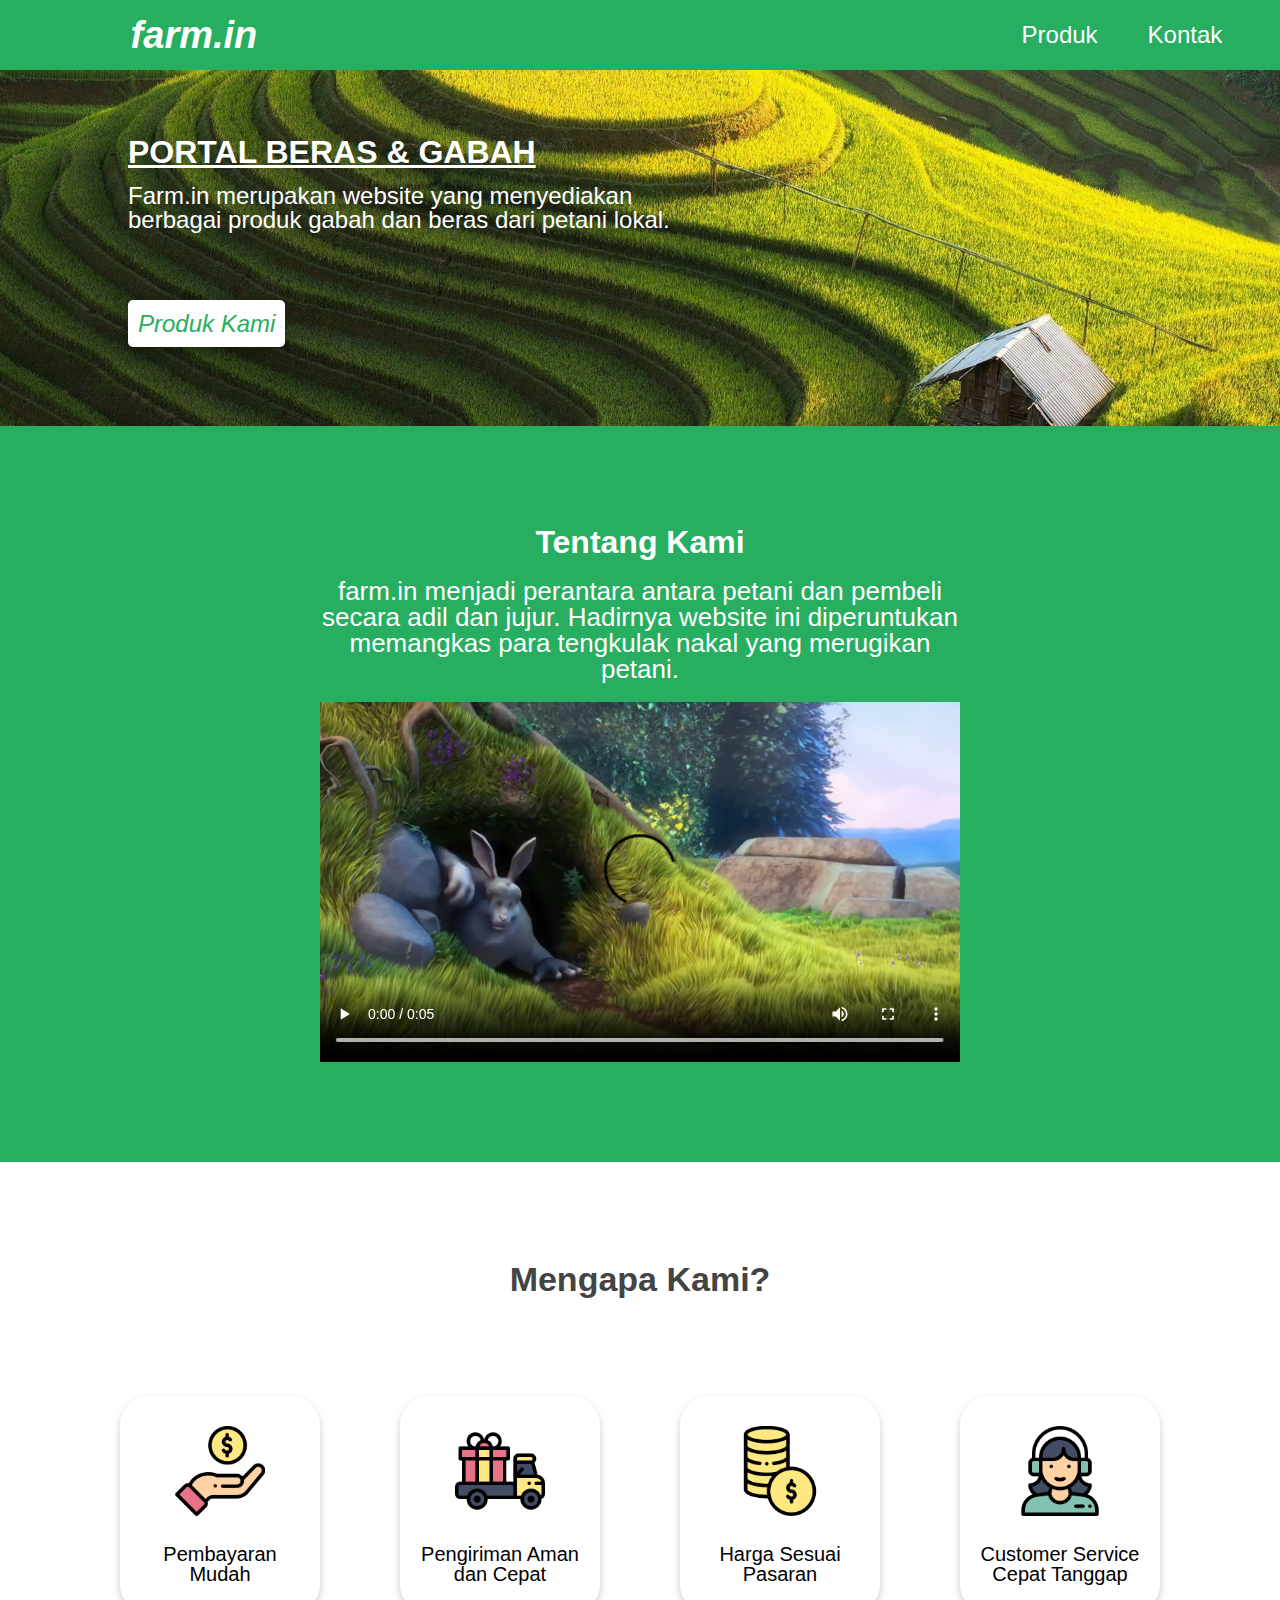
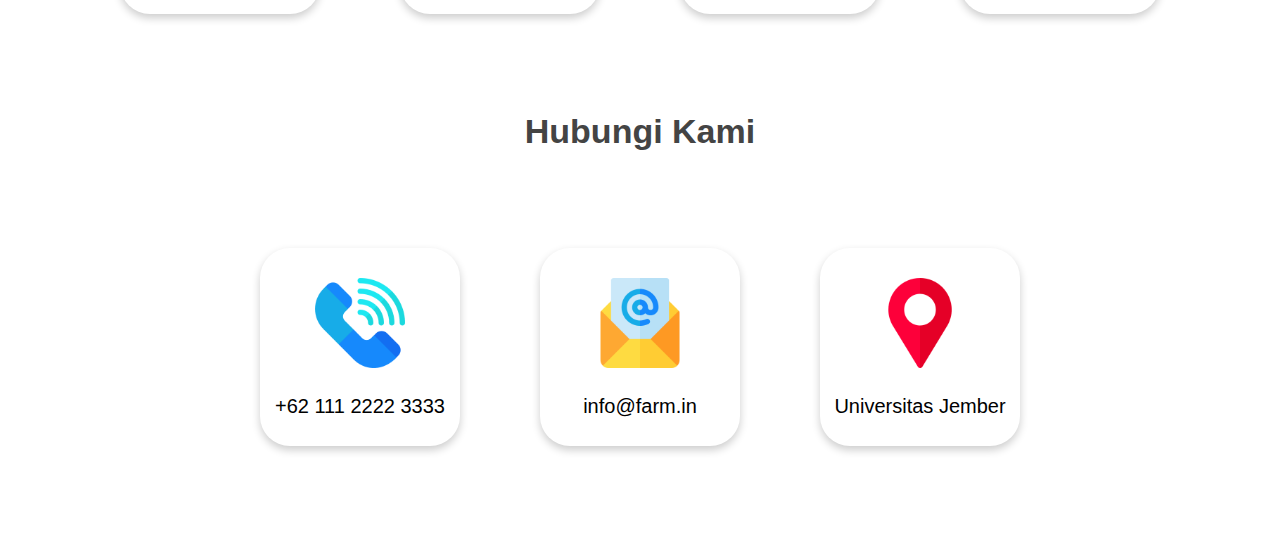
<file: index.html>
<!DOCTYPE html>
<html lang="en">
<head>
    <meta charset="UTF-8">
    <meta name="viewport" content="width=device-width, initial-scale=1.0">
    <title>Beranda | Farm.in</title>
    <link rel="stylesheet" href="style.css">
</head>
<body>
    <nav>
        <ul id="logo-nav">
            <li><a href="#">farm.in</a></li>
        </ul>
        <ul id="logreg-nav">
            <li><a href="produk/produk.html">Produk</a></li>
            <li><a href="#goto-hubungikami">Kontak</a></li>
        </ul>
    </nav>
    
    <div class="container">
        <div class="intro">
            <h1>PORTAL BERAS & GABAH</h1>
            <br>
            <p>Farm.in merupakan website yang menyediakan berbagai produk gabah dan beras dari petani lokal.</p>
            <br><br><br><br><br>
            <a href="produk/produk.html">Produk Kami</a>
        </div>

        <div class="tentang">
            <h1>Tentang Kami</h1>
            <p>farm.in menjadi perantara antara petani dan pembeli secara adil dan jujur. Hadirnya website ini diperuntukan memangkas para tengkulak nakal yang merugikan petani.</p>
            <video width="100%" controls>
                <source src="video/dummy.mp4" type="video/mp4">
                Browser anda tidak support video
            </video>
        </div>

        <div class="mengapakami">
            <h1>Mengapa Kami?</h1>
            <div class="mengapakami-grid">
                <div class="card">
                    <img src="img/icon/1.png" alt="">
                    <p>Pembayaran Mudah</p>
                </div>

                <div class="card">
                    <img src="img/icon/2.png" alt="">
                    <p>Pengiriman Aman dan Cepat</p>
                </div>

                <div class="card">
                    <img src="img/icon/3.png" alt="">
                    <p>Harga Sesuai Pasaran</p>
                </div>

                <div class="card">
                    <img src="img/icon/4.png" alt="">
                    <p>Customer Service Cepat Tanggap</p>
                </div>
            </div>
        </div>

        <div class="hubungikami" id="goto-hubungikami">
            <h1>Hubungi Kami</h1>
            <div class="hubungikami-grid">
                <div class="card">
                    <img src="img/icon/telephone.png" alt="">
                    <p>+62 111 2222 3333</p>
                </div>

                <div class="card">
                    <img src="img/icon/mail.png" alt="">
                    <p>info@farm.in</p>
                </div>

                <a href="lokasi/lokasi.html">
                    <div class="card">
                        <img src="img/icon/placeholder.png" alt="">
                        <p>Universitas Jember</p>
                    </div>
                </div>
                </a>
            </div>
        </div>

</body>
</html>
</file>
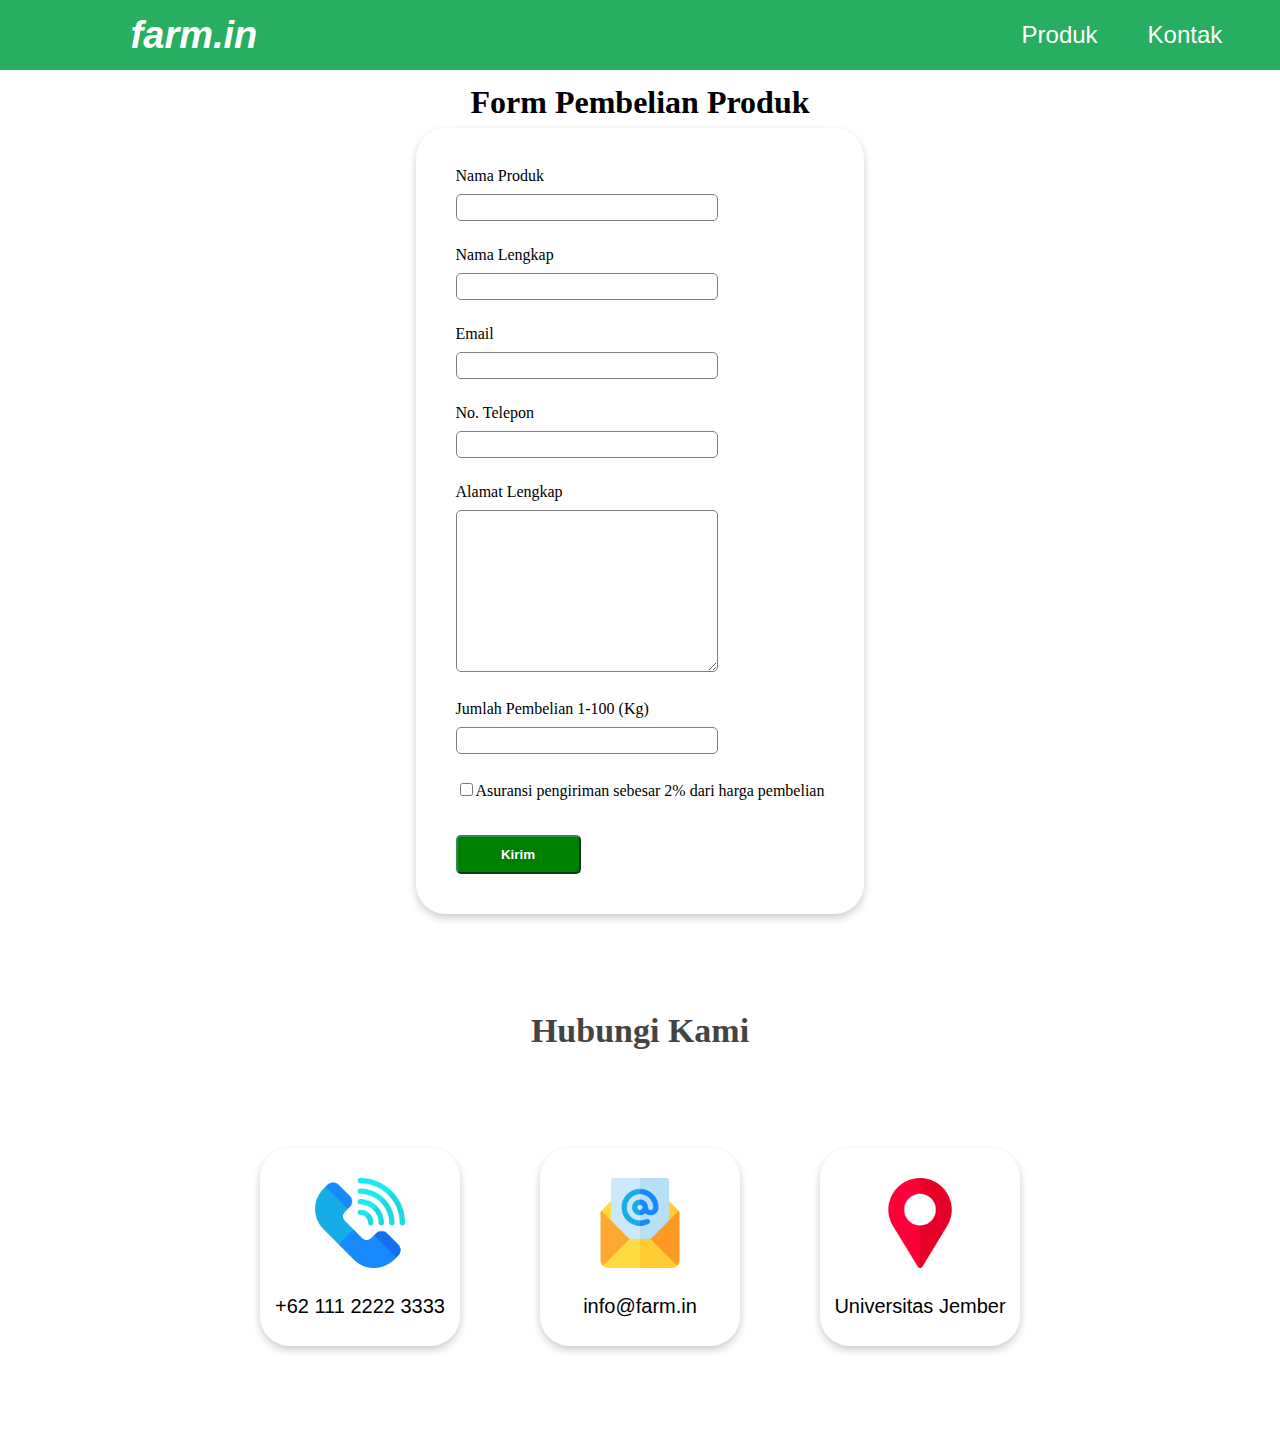
<file: form-pembelian/form-pembelian.html>
<!DOCTYPE html>
<html lang="en">
<head>
    <meta charset="UTF-8">
    <meta name="viewport" content="width=device-width, initial-scale=1.0">
    <title>Form Pembelian | Farm.in</title>
    <link rel="stylesheet" href="form-pembelian.css">
</head>
<body>
    <nav>
        <ul id="logo-nav">
            <li><a href="../index.html">farm.in</a></li>
        </ul>
        <ul id="logreg-nav">
            <li><a href="../produk/produk.html">Produk</a></li>
            <li><a href="#goto-hubungikami">Kontak</a></li>
        </ul>
    </nav>

    <div class="container">
        <div class="formpembelianproduk">
            <h1>Form Pembelian Produk</h1>
            <div class="card">
                <form>
                    <label for="namaproduk" class="label">Nama Produk</Label><br>
                    <input type="text" id="namaproduk" class="input"><br><br>
                    <label for="nama" class="label">Nama Lengkap</Label><br>
                    <input type="text" id="nama" class="input"><br><br>
                    <label for="email" class="label" >Email</label><br>
                    <input type="email" id="email" class="input"><br><br>
                    <label for="telp" class="label">No. Telepon</Label><br>
                    <input type="text" id="telp" class="input"><br><br>
                    <label for="alamat" class="label">Alamat Lengkap</label><br>
                    <textarea  id="alamat" cols="30" rows="10" class="input"></textarea><br><br>
                    <label for="jumlah" class="label">Jumlah Pembelian 1-100 (Kg)</label><br>
                    <input type="number" id="jumlah" min="1" max="100" class="input"><br><br>
                    <input type="checkbox" id="asuransi"><label>Asuransi pengiriman sebesar 2% dari harga pembelian</label><br><br>
                    <button class="tombol" type="submit" onclick="teksAlert()">Kirim</button>
                </form>
            </div>
        </div>

        <div class="hubungikami" id="goto-hubungikami">
            <h1>Hubungi Kami</h1>
            <div class="hubungikami-grid">
                <div class="card">
                    <img src="../img/icon/telephone.png" alt="">
                    <p>+62 111 2222 3333</p>
                </div>

                <div class="card">
                    <img src="../img/icon/mail.png" alt="">
                    <p>info@farm.in</p>
                </div>

                <a href="../lokasi/lokasi.html">
                    <div class="card">
                        <img src="../img/icon/placeholder.png" alt="">
                        <p>Universitas Jember</p>
                    </div>
                </div>
                </a>
            </div>
        </div>
    </div>

    <script>
        function teksAlert() {
            alert("Terimakasih "+document.getElementById("nama").value+", sudah memesan di website kami");
            alert("Konfirmasi akan kami kirim ke "+document.getElementById("email").value+" dan ke "+ document.getElementById("telp").value);
        }
    </script>

</body>
</html>
</file>
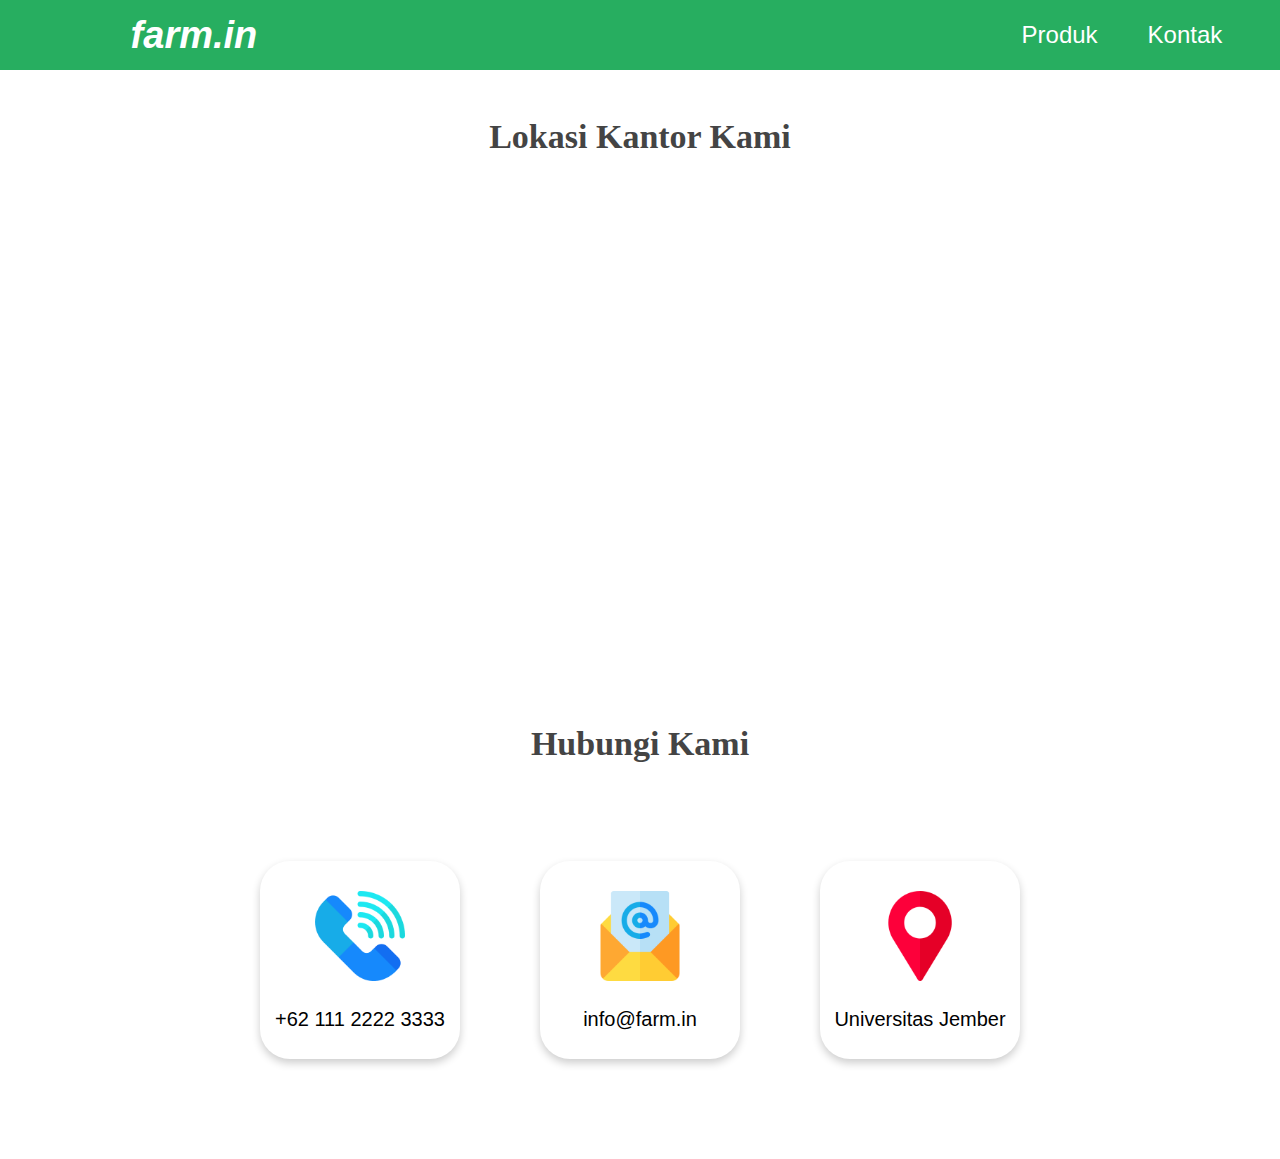
<file: lokasi/lokasi.html>
<!DOCTYPE html>
<html lang="en">
<head>
    <meta charset="UTF-8">
    <meta name="viewport" content="width=device-width, initial-scale=1.0">
    <title>Lokasi | Farm.in</title>
    <link rel="stylesheet" href="lokasi.css">
</head>
<body>
    <nav>
        <ul id="logo-nav">
            <li><a href="../index.html">farm.in</a></li>
        </ul>
        <ul id="logreg-nav">
            <li><a href="../produk/produk.html">Produk</a></li>
            <li><a href="#goto-hubungikami">Kontak</a></li>
        </ul>
    </nav>

    <div class="lokasi">
        <h1>Lokasi Kantor Kami</h1>
        <iframe src="https://www.google.com/maps/embed?pb=!1m18!1m12!1m3!1d3949.377377317468!2d113.71488451464207!3d-8.164681094123269!2m3!1f0!2f0!3f0!3m2!1i1024!2i768!4f13.1!3m3!1m2!1s0x2dd694351d727e69%3A0xec33c34804a10832!2sUniversitas%20Jember!5e0!3m2!1sid!2sid!4v1605213065381!5m2!1sid!2sid" width="80%" height="450px" frameborder="0" style="border:0;" allowfullscreen="" aria-hidden="false" tabindex="0"></iframe>
    </div>
    
    <div class="hubungikami" id="goto-hubungikami">
        <h1>Hubungi Kami</h1>
        <div class="hubungikami-grid">
            <div class="card">
                <img src="../img/icon/telephone.png" alt="">
                <p>+62 111 2222 3333</p>
            </div>

            <div class="card">
                <img src="../img/icon/mail.png" alt="">
                <p>info@farm.in</p>
            </div>

            <a href="#">
                <div class="card">
                    <img src="../img/icon/placeholder.png" alt="">
                    <p>Universitas Jember</p>
                </div>
            </div>
            </a>
        </div>
    </div>

</body>
</html>
</file>
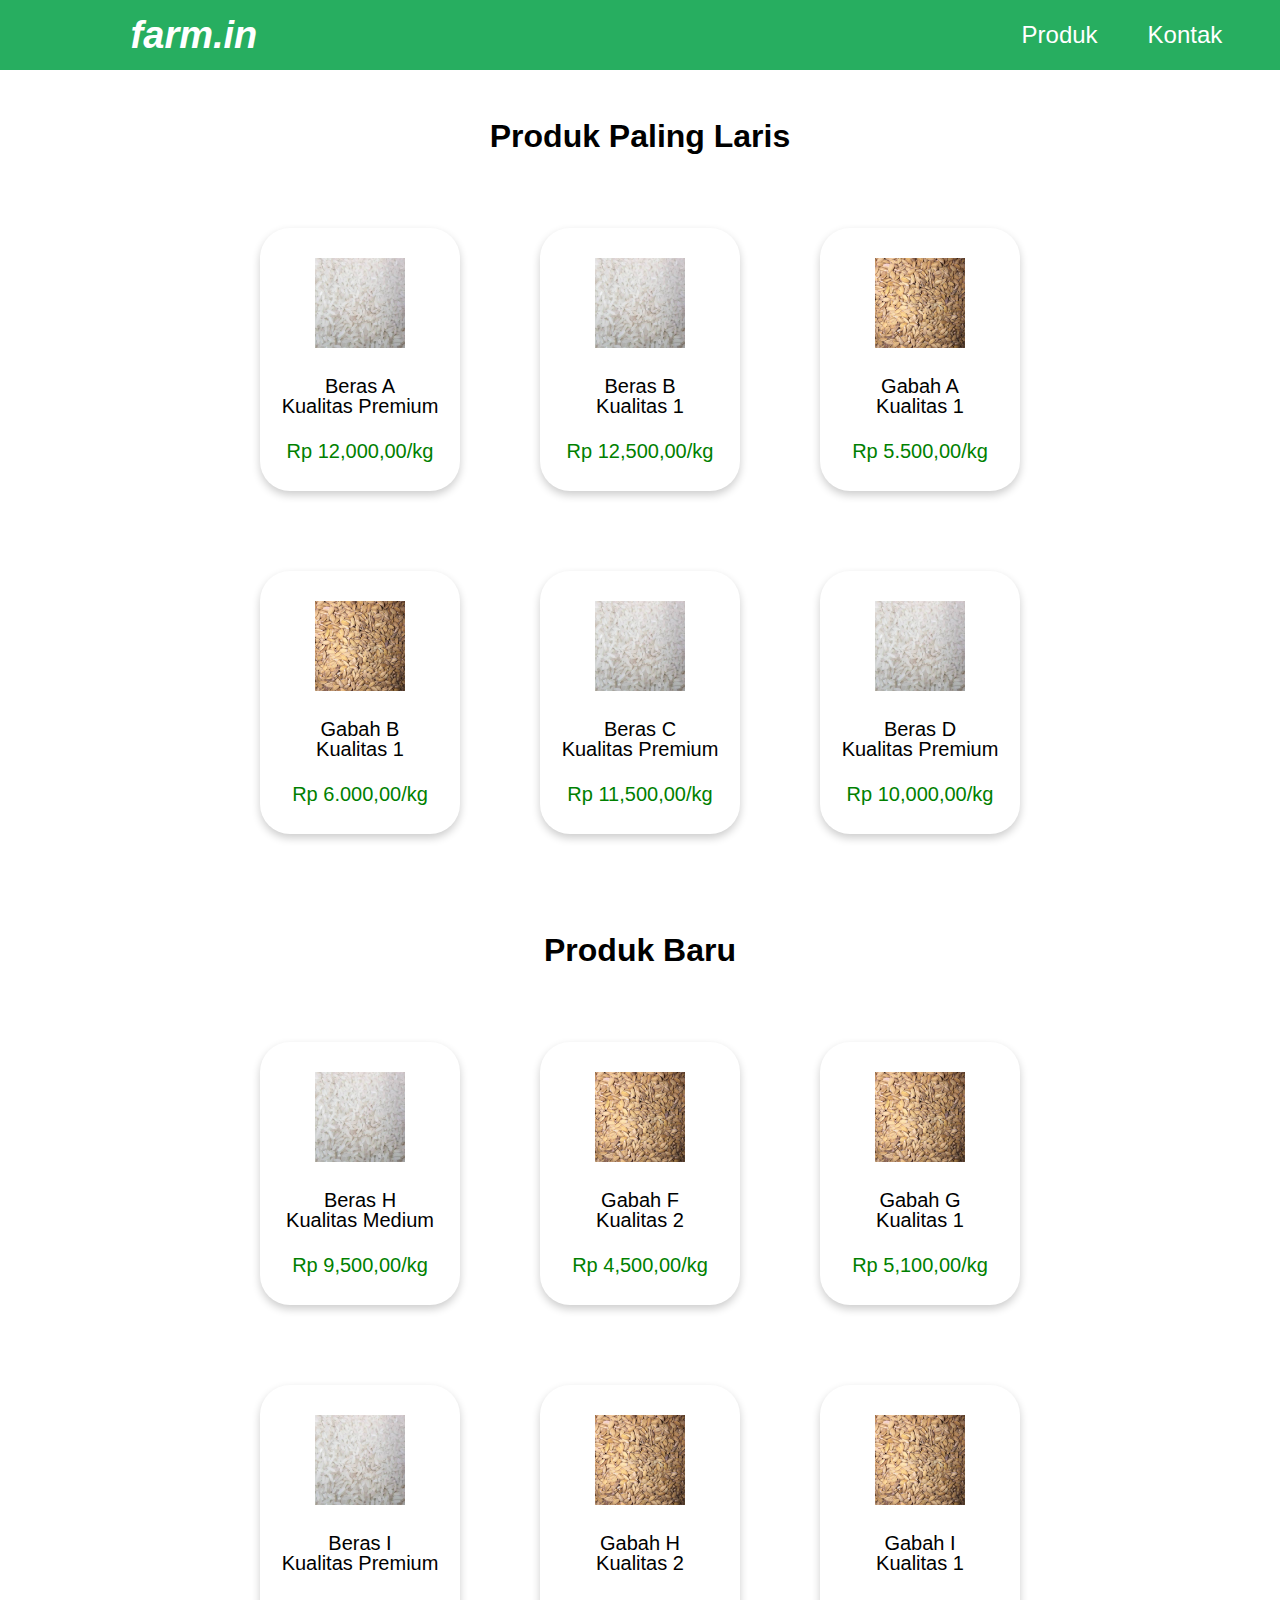
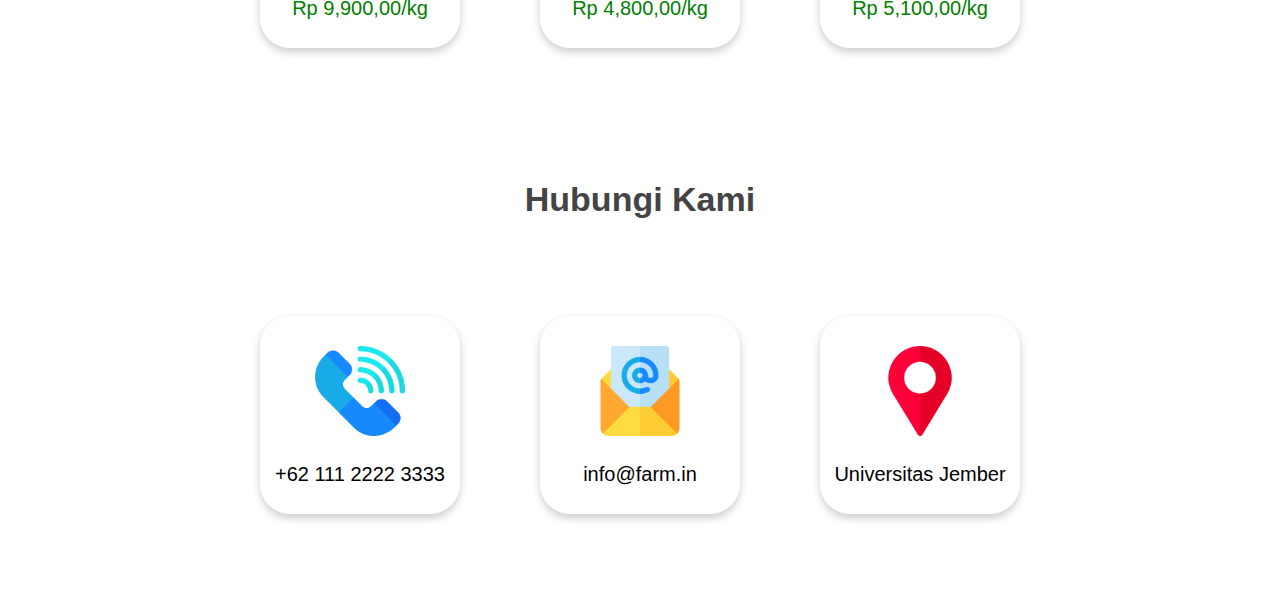
<file: produk/produk.html>
<!DOCTYPE html>
<html lang="en">
<head>
    <meta charset="UTF-8">
    <meta name="viewport" content="width=device-width, initial-scale=1.0">
    <title>Produk | Farm.in</title>
    <link rel="stylesheet" href="produk.css">
</head>
<body>
    <nav>
        <ul id="logo-nav">
            <li><a href="../index.html">farm.in</a></li>
        </ul>
        <ul id="logreg-nav">
            <li><a href="#">Produk</a></li>
            <li><a href="#goto-hubungikami">Kontak</a></li>
        </ul>
    </nav>

    <div class="container">
        <h1 id="judul">Produk Paling Laris</h1>
        <div class="produklaris">
            <div class="produklaris-grid">
                
                <a href="../form-pembelian/form-pembelian.html">
                    <div class="card">
                        <img src="img/beras.jpg" alt="">
                        <p>
                            Beras A
                            <br>
                            Kualitas Premium
                        </p>
                        <p style="color: green">Rp 12,000,00/kg</p>
                    </div>
                </a>

                <a href="../form-pembelian/form-pembelian.html">
                    <div class="card">
                        <img src="img/beras.jpg" alt="">
                        <p>
                            Beras B
                            <br>
                            Kualitas 1
                        </p>
                        <p style="color: green">Rp 12,500,00/kg</p>
                    </div>
                </a>

                <a href="">
                    <div class="card">
                        <img src="img/gabah.jpg" alt="">
                        <p>
                            Gabah A
                            <br>
                            Kualitas 1
                        </p>
                        <p style="color: green">Rp 5.500,00/kg</p>
                    </div>
                </a>

                <a href="../form-pembelian/form-pembelian.html">
                    <div class="card">
                        <img src="img/gabah.jpg" alt="">
                        <p>
                            Gabah B
                            <br>
                            Kualitas 1
                        </p>
                        <p style="color: green">Rp 6.000,00/kg</p>
                    </div>
                </a>

                <a href="../form-pembelian/form-pembelian.html">
                    <div class="card">
                        <img src="img/beras.jpg" alt="">
                        <p>
                            Beras C
                            <br>
                            Kualitas Premium
                        </p>
                        <p style="color: green">Rp 11,500,00/kg</p>
                    </div>
                </a>

                <a href="../form-pembelian/form-pembelian.html">
                    <div class="card">
                        <img src="img/beras.jpg" alt="">
                        <p>
                            Beras D
                            <br>
                            Kualitas Premium
                        </p>
                        <p style="color: green">Rp 10,000,00/kg</p>
                    </div>
                </a>

                <a href="../form-pembelian/form-pembelian.html">
                    <div class="card">
                        <img src="img/gabah.jpg" alt="">
                        <p>
                            Gabah C
                            <br>
                            Kualitas 1
                        </p>
                        <p style="color: green">Rp 5,200,00/kg</p>
                    </div>
                </a>

                <a href="../form-pembelian/form-pembelian.html">
                    <div class="card">
                        <img src="img/gabah.jpg" alt="">
                        <p>
                            Gabah D
                            <br>
                            Kualitas 1
                        </p>
                        <p style="color: green">Rp 5,400,00/kg</p>
                    </div>
                </a>

                <a href="../form-pembelian/form-pembelian.html">
                    <div class="card">
                        <img src="img/beras.jpg" alt="">
                        <p>
                            Beras E
                            <br>
                            Kualitas Premium
                        </p>
                        <p style="color: green">Rp 10,800,00/kg</p>
                    </div>
                </a>

                <a href="../form-pembelian/form-pembelian.html">
                    <div class="card">
                        <img src="img/beras.jpg" alt="">
                        <p>
                            Beras F
                            <br>
                            Kualitas Medium
                        </p>
                        <p style="color: green">Rp 9,900,00/kg</p>
                    </div>
                </a>

                <a href="../form-pembelian/form-pembelian.html">
                    <div class="card">
                        <img src="img/beras.jpg" alt="">
                        <p>
                            Beras G
                            <br>
                            Kualitas Medium
                        </p>
                        <p style="color: green">Rp 9,800,00/kg</p>
                    </div>
                </a>

                <a href="../form-pembelian/form-pembelian.html">
                    <div class="card">
                        <img src="img/gabah.jpg" alt="">
                        <p>
                            Gabah E
                            <br>
                            Kualitas 2
                        </p>
                        <p style="color: green">Rp 4,900,00/kg</p>
                    </div>
                </a>

            </div>
        </div>

        <h1 id="judul">Produk Baru</h1>
        
        <div class="produkbaru">
            <div class="produkbaru-grid">
                
                <a href="../form-pembelian/form-pembelian.html">
                    <div class="card">
                        <img src="img/beras.jpg" alt="">
                        <p>
                            Beras H
                            <br>
                            Kualitas Medium
                        </p>
                        <p style="color: green">Rp 9,500,00/kg</p>
                    </div>
                </a>

                <a href="../form-pembelian/form-pembelian.html">
                    <div class="card">
                        <img src="img/gabah.jpg" alt="">
                        <p>
                            Gabah F
                            <br>
                            Kualitas 2
                        </p>
                        <p style="color: green">Rp 4,500,00/kg</p>
                    </div>
                </a>

                <a href="../form-pembelian/form-pembelian.html">
                    <div class="card">
                        <img src="img/gabah.jpg" alt="">
                        <p>
                            Gabah G
                            <br>
                            Kualitas 1
                        </p>
                        <p style="color: green">Rp 5,100,00/kg</p>
                    </div>
                </a>

                <a href="../form-pembelian/form-pembelian.html">
                    <div class="card">
                        <img src="img/beras.jpg" alt="">
                        <p>
                            Beras I
                            <br>
                            Kualitas Premium
                        </p>
                        <p style="color: green">Rp 9,900,00/kg</p>
                    </div>
                </a>

                <a href="../form-pembelian/form-pembelian.html">
                    <div class="card">
                        <img src="img/gabah.jpg" alt="">
                        <p>
                            Gabah H
                            <br>
                            Kualitas 2
                        </p>
                        <p style="color: green">Rp 4,800,00/kg</p>
                    </div>
                </a>

                <a href="../form-pembelian/form-pembelian.html">
                    <div class="card">
                        <img src="img/gabah.jpg" alt="">
                        <p>
                            Gabah I
                            <br>
                            Kualitas 1
                        </p>
                        <p style="color: green">Rp 5,100,00/kg</p>
                    </div>
                </a>

                <a href="../form-pembelian/form-pembelian.html">
                    <div class="card">
                        <img src="img/beras.jpg" alt="">
                        <p>
                            Beras J
                            <br>
                            Kualitas Medium
                        </p>
                        <p style="color: green">Rp 9,300,00/kg</p>
                    </div>
                </a>

                <a href="../form-pembelian/form-pembelian.html">
                    <div class="card">
                        <img src="img/beras.jpg" alt="">
                        <p>
                            Beras K
                            <br>
                            Kualitas Medium
                        </p>
                        <p style="color: green">Rp 9,200,00/kg</p>
                    </div>
                </a>

                <a href="../form-pembelian/form-pembelian.html">
                    <div class="card">
                        <img src="img/beras.jpg" alt="">
                        <p>
                            Beras L
                            <br>
                            Kualitas Medium
                        </p>
                        <p style="color: green">Rp 9,100,00/kg</p>
                    </div>
                </a>

                <a href="../form-pembelian/form-pembelian.html">
                    <div class="card">
                        <img src="img/gabah.jpg" alt="">
                        <p>
                            Gabah J
                            <br>
                            Kualitas 2
                        </p>
                        <p style="color: green">Rp 4,700,00/kg</p>
                    </div>
                </a>

            </div>
        </div>


        <div class="hubungikami" id="goto-hubungikami">
            <h1>Hubungi Kami</h1>
            <div class="hubungikami-grid">
                <div class="card">
                    <img src="../img/icon/telephone.png" alt="">
                    <p>+62 111 2222 3333</p>
                </div>

                <div class="card">
                    <img src="../img/icon/mail.png" alt="">
                    <p>info@farm.in</p>
                </div>

                <a href="../lokasi/lokasi.html">
                    <div class="card">
                        <img src="../img/icon/placeholder.png" alt="">
                        <p>Universitas Jember</p>
                    </div>
                </div>
                </a>
            </div>
        </div>
    </div>

</body>
</html>
</file>
<file: style.css>
/* CSS Reset */

/* http://meyerweb.com/eric/tools/css/reset/ 
   v2.0 | 20110126
   License: none (public domain)
*/

html, body, div, span, applet, object, iframe,
h1, h2, h3, h4, h5, h6, p, blockquote, pre,
a, abbr, acronym, address, big, cite, code,
del, dfn, em, img, ins, kbd, q, s, samp,
small, strike, strong, sub, sup, tt, var,
b, u, i, center,
dl, dt, dd, ol, ul, li,
fieldset, form, label, legend,
table, caption, tbody, tfoot, thead, tr, th, td,
article, aside, canvas, details, embed, 
figure, figcaption, footer, header, hgroup, 
menu, nav, output, ruby, section, summary,
time, mark, audio, video {
	margin: 0;
	padding: 0;
	border: 0;
	font-size: 100%;
	font: inherit;
	vertical-align: baseline;
}
/* HTML5 display-role reset for older browsers */
article, aside, details, figcaption, figure, 
footer, header, hgroup, menu, nav, section {
	display: block;
}
body {
	line-height: 1;
}
ol, ul {
	list-style: none;
}
blockquote, q {
	quotes: none;
}
blockquote:before, blockquote:after,
q:before, q:after {
	content: '';
	content: none;
}
table {
	border-collapse: collapse;
	border-spacing: 0;
}

/* Import Font */

@import url('https://fonts.googleapis.com/css2?family=Poppins:ital,wght@0,100;0,200;0,300;0,400;0,500;0,600;0,700;0,800;0,900;1,100;1,200;1,300;1,400;1,500;1,600;1,700;1,800;1,900&family=Ubuntu:ital,wght@0,300;0,400;0,500;0,700;1,300;1,400;1,500;1,700&display=swap');

/* Style */

body{
    display: grid;
}

nav{
    position: fixed;
    width: 100%;
    display: grid;
    grid-auto-flow: column;
    min-height: 50px;
    background-color: #27ae60;
    color: white;
    padding: 10px;

}

nav a{
    text-decoration: none;
    color: white;
}

#logo-nav{
    display: grid;
    justify-content: start;
    align-content: center;
    padding-left: 20%;
    font-family: 'Ubuntu', sans-serif;
    font-style: italic;
    font-weight: bold;
    font-size: 38px;
}

#logreg-nav{
    display: flex;
    flex-direction: row;
    font-family: 'Poppins', sans-serif;
    justify-content: end;
    align-items: center;
    padding-right: 10%;
    grid-gap: 50px;
    font-size: 24px;
}

#logreg-nav a:hover{
    text-decoration: underline;
}

.container{
    display: grid;
    margin-top: 70px;
    font-family: 'Poppins', sans-serif;
    color: white;
}

.intro{
    box-sizing: border-box;
    padding-top: 66px;
    padding-left: 10%;
    padding-bottom: 90px;
    background: url(img/background-index.jpg) no-repeat center;
    background-size: cover;
}

.intro h1{
    font-size: 32px;
    font-weight: 700;
    text-decoration: underline;
}

.intro p{
    width: 50%;
    font-size: 24px;
    font-family: 'Ubuntu', sans-serif;
}

.intro a{
    font-style: italic;
    font-size: 24px;
    padding: 10px;
    text-decoration: none;
    color: #27ae60;
    background-color: white;
    border-radius: 5px;
    box-shadow: 0 4px 8px 0 rgba(0, 0, 0, 0.2), 0 6px 20px 0 rgba(0, 0, 0, 0.19);
}

.intro a:hover{
    color: white;
    background-color: #27ae60;
}

.tentang{
    display: grid;
    text-align: center;
    justify-content: center;
    grid-template-columns: 50%;
    padding-top: 100px;
    padding-bottom: 100px;
    grid-row-gap: 20px;
    background-color: #27ae60;
}

.tentang h1{
    font-size: 32px;
    font-weight: 700;
}

.tentang p{
    font-size: 26px;
    font-family: 'Ubuntu', sans-serif;
}

.mengapakami{
    padding-bottom: 100px;
    color: black;
}

.mengapakami h1{
    color: #444444;
    font-size: 34px;
    padding-top: 100px;
    padding-bottom: 100px;
    font-weight: 750;
    text-align: center;
}

.mengapakami img{
    width: 50%;
}

.mengapakami .mengapakami-grid{
    display: grid;
    justify-content: center;
    grid-gap: 80px;
    grid-template-columns: repeat(auto-fit, 200px);
}

.mengapakami-grid .card {
    text-align: center;
    padding: 30px 10px 30px 10px;
    box-sizing: border-box;
    box-shadow: 0 4px 8px 0 rgba(0,0,0,0.2);
    transition: 0.3s;
    width: 100%;
    border-radius: 30px;
}

.mengapakami .card:hover{
    box-shadow: 0 8px 16px 0 rgba(0,0,0,0.2);
}

.mengapakami-grid .card p{
    font-size: 20px;
    padding-top: 25px;
    font-family: 'Poppins', sans-serif;
}

.hubungikami{
    padding-bottom: 100px;
    color: black;
}

.hubungikami img{
    width: 50%;
}

.hubungikami h1{
    color: #444444;
    font-size: 34px;
    padding-bottom: 100px;
    font-weight: 750;
    text-align: center;
}

.hubungikami .hubungikami-grid{
    display: grid;
    justify-content: center;
    grid-gap: 80px;
    grid-template-columns: repeat(auto-fit, 200px);
}

.hubungikami-grid .card {
    text-align: center;
    padding: 30px 10px 30px 10px;
    box-sizing: border-box;
    box-shadow: 0 4px 8px 0 rgba(0,0,0,0.2);
    transition: 0.3s;
    width: 100%;
    border-radius: 30px;
}

.hubungikami-grid a{
    text-decoration: none;
    color: black;
}

.hubungikami .card:hover{
    box-shadow: 0 8px 16px 0 rgba(0,0,0,0.2);
}

.hubungikami-grid .card p{
    font-size: 20px;
    padding-top: 25px;
    font-family: 'Poppins', sans-serif;
}

@media (max-width: 800px) {
    #logreg-nav {
        display: flex;
        flex-direction: column;
        font-family: 'Poppins', sans-serif;
        grid-gap: 10px;
        font-size: 24px;
        justify-content: end;
    }
}
</file>
<file: form-pembelian/form-pembelian.css>
/* CSS Reset */

/* http://meyerweb.com/eric/tools/css/reset/ 
   v2.0 | 20110126
   License: none (public domain)
*/

html, body, div, span, applet, object, iframe,
h1, h2, h3, h4, h5, h6, p, blockquote, pre,
a, abbr, acronym, address, big, cite, code,
del, dfn, em, img, ins, kbd, q, s, samp,
small, strike, strong, sub, sup, tt, var,
b, u, i, center,
dl, dt, dd, ol, ul, li,
fieldset, form, label, legend,
table, caption, tbody, tfoot, thead, tr, th, td,
article, aside, canvas, details, embed, 
figure, figcaption, footer, header, hgroup, 
menu, nav, output, ruby, section, summary,
time, mark, audio, video {
	margin: 0;
	padding: 0;
	border: 0;
	font-size: 100%;
	font: inherit;
	vertical-align: baseline;
}
/* HTML5 display-role reset for older browsers */
article, aside, details, figcaption, figure, 
footer, header, hgroup, menu, nav, section {
	display: block;
}
body {
	line-height: 1;
}
ol, ul {
	list-style: none;
}
blockquote, q {
	quotes: none;
}
blockquote:before, blockquote:after,
q:before, q:after {
	content: '';
	content: none;
}
table {
	border-collapse: collapse;
	border-spacing: 0;
}

/* Import Font */

@import url('https://fonts.googleapis.com/css2?family=Poppins:ital,wght@0,100;0,200;0,300;0,400;0,500;0,600;0,700;0,800;0,900;1,100;1,200;1,300;1,400;1,500;1,600;1,700;1,800;1,900&family=Ubuntu:ital,wght@0,300;0,400;0,500;0,700;1,300;1,400;1,500;1,700&display=swap');

/* Style */

body{
    display: grid;
}

nav{
    position: fixed;
    width: 100%;
    display: grid;
    grid-auto-flow: column;
    min-height: 50px;
    background-color: #27ae60;
    color: white;
    padding: 10px;

}

nav a{
    text-decoration: none;
    color: white;
}

#logo-nav{
    display: grid;
    justify-content: start;
    align-content: center;
    padding-left: 20%;
    font-family: 'Ubuntu', sans-serif;
    font-style: italic;
    font-weight: bold;
    font-size: 38px;
}

#logreg-nav{
    display: flex;
    flex-direction: row;
    font-family: 'Poppins', sans-serif;
    justify-content: end;
    align-items: center;
    padding-right: 10%;
    grid-gap: 50px;
    font-size: 24px;
}

#logreg-nav a:hover{
    text-decoration: underline;
}

.formpembelianproduk{
    display: grid;
    justify-content: center;
    grid-template-rows: repeat(auto-fill, 1fr);
    padding-left: 20%;
    padding-right: 20%;
    margin-top: 66px;
    padding-top: 20px;
    padding-bottom: 100px;
}

.formpembelianproduk .card form .label {
    font-size: medium;
}
.formpembelianproduk .card form .input {
    width: 250px;
    margin-top: 10px;
    margin-bottom: 10px;
    border: 1px solid gray;
    padding: 5px;
    border-radius: 5px;
}

.formpembelianproduk .card form p {
    color: green;
    margin-top: -10px;
}

.formpembelianproduk .card form .tombol {
    width: 125px;
    background:green;
    font-weight: bold;
    color: #ffffff;
    border-color: seagreen;
    border-radius: 5px;
    padding: 10px;
    margin-top: 20px;
}

.formpembelianproduk .card form .tombol:hover{
    background:#ffffff;
    color:  seagreen;
}

.formpembelianproduk h1{
    font-size: 32px;
    font-weight: 700;
    text-align: center;
}

.formpembelianproduk .card {
    justify-content: center;
    padding: 30px 10px 30px 10px;
    box-sizing: border-box;
    box-shadow: 0 4px 8px 0 rgba(0,0,0,0.2);
    transition: 0.3s;
    width: 100%;
    border-radius: 30px;
    padding: 40px;
    margin-top: 10px;
}

.hubungikami{
    padding-bottom: 100px;
    color: black;
}

.hubungikami img{
    width: 50%;
}

.hubungikami h1{
    color: #444444;
    font-size: 34px;
    padding-bottom: 100px;
    font-weight: 750;
    text-align: center;
}

.hubungikami .hubungikami-grid{
    display: grid;
    justify-content: center;
    grid-gap: 80px;
    grid-template-columns: repeat(auto-fit, 200px);
}

.hubungikami-grid a{
    text-decoration: none;
    color: black;
}

.hubungikami-grid .card {
    text-align: center;
    padding: 30px 10px 30px 10px;
    box-sizing: border-box;
    box-shadow: 0 4px 8px 0 rgba(0,0,0,0.2);
    transition: 0.3s;
    width: 100%;
    border-radius: 30px;
}

.hubungikami .card:hover{
    box-shadow: 0 8px 16px 0 rgba(0,0,0,0.2);
}

.hubungikami-grid .card p{
    font-size: 20px;
    padding-top: 25px;
    font-family: 'Poppins', sans-serif;
}

@media (max-width: 800px) {
    #logreg-nav {
        display: flex;
        flex-direction: column;
        font-family: 'Poppins', sans-serif;
        grid-gap: 10px;
        font-size: 24px;
        justify-content: end;
    }
}
</file>
<file: lokasi/lokasi.css>
/* CSS Reset */

/* http://meyerweb.com/eric/tools/css/reset/ 
   v2.0 | 20110126
   License: none (public domain)
*/

html, body, div, span, applet, object, iframe,
h1, h2, h3, h4, h5, h6, p, blockquote, pre,
a, abbr, acronym, address, big, cite, code,
del, dfn, em, img, ins, kbd, q, s, samp,
small, strike, strong, sub, sup, tt, var,
b, u, i, center,
dl, dt, dd, ol, ul, li,
fieldset, form, label, legend,
table, caption, tbody, tfoot, thead, tr, th, td,
article, aside, canvas, details, embed, 
figure, figcaption, footer, header, hgroup, 
menu, nav, output, ruby, section, summary,
time, mark, audio, video {
	margin: 0;
	padding: 0;
	border: 0;
	font-size: 100%;
	font: inherit;
	vertical-align: baseline;
}
/* HTML5 display-role reset for older browsers */
article, aside, details, figcaption, figure, 
footer, header, hgroup, menu, nav, section {
	display: block;
}
body {
	line-height: 1;
}
ol, ul {
	list-style: none;
}
blockquote, q {
	quotes: none;
}
blockquote:before, blockquote:after,
q:before, q:after {
	content: '';
	content: none;
}
table {
	border-collapse: collapse;
	border-spacing: 0;
}

/* Import Font */

@import url('https://fonts.googleapis.com/css2?family=Poppins:ital,wght@0,100;0,200;0,300;0,400;0,500;0,600;0,700;0,800;0,900;1,100;1,200;1,300;1,400;1,500;1,600;1,700;1,800;1,900&family=Ubuntu:ital,wght@0,300;0,400;0,500;0,700;1,300;1,400;1,500;1,700&display=swap');

/* Style */

body{
    display: grid;
}

nav{
    position: fixed;
    width: 100%;
    display: grid;
    grid-auto-flow: column;
    min-height: 50px;
    background-color: #27ae60;
    color: white;
    padding: 10px;

}

nav a{
    text-decoration: none;
    color: white;
}

#logo-nav{
    display: grid;
    justify-content: start;
    align-content: center;
    padding-left: 20%;
    font-family: 'Ubuntu', sans-serif;
    font-style: italic;
    font-weight: bold;
    font-size: 38px;
}

#logreg-nav{
    display: flex;
    flex-direction: row;
    font-family: 'Poppins', sans-serif;
    justify-content: end;
    align-items: center;
    padding-right: 10%;
    grid-gap: 50px;
    font-size: 24px;
}

#logreg-nav a:hover{
    text-decoration: underline;
}

.hubungikami{
    padding-bottom: 100px;
    color: black;
}

.hubungikami img{
    width: 50%;
}

.hubungikami h1{
    color: #444444;
    font-size: 34px;
    padding-bottom: 100px;
    font-weight: 750;
    text-align: center;
}

.hubungikami .hubungikami-grid{
    display: grid;
    justify-content: center;
    grid-gap: 80px;
    grid-template-columns: repeat(auto-fit, 200px);
}

.hubungikami-grid .card {
    text-align: center;
    padding: 30px 10px 30px 10px;
    box-sizing: border-box;
    box-shadow: 0 4px 8px 0 rgba(0,0,0,0.2);
    transition: 0.3s;
    width: 100%;
    border-radius: 30px;
}

.hubungikami-grid a{
    text-decoration: none;
    color: black;
}

.hubungikami .card:hover{
    box-shadow: 0 8px 16px 0 rgba(0,0,0,0.2);
}

.hubungikami-grid .card p{
    font-size: 20px;
    padding-top: 25px;
    font-family: 'Poppins', sans-serif;
}

.lokasi{
    text-align: center;
    margin-top: 100px;
    padding-top: 20px;
    padding-bottom: 100px;
}

.lokasi h1{
    color: #444444;
    font-size: 34px;
    font-weight: 750;
    padding-bottom: 20px;
}

@media (max-width: 800px) {
    #logreg-nav {
        display: flex;
        flex-direction: column;
        font-family: 'Poppins', sans-serif;
        grid-gap: 10px;
        font-size: 24px;
        justify-content: end;
    }
}
</file>
<file: produk/produk.css>
/* CSS Reset */

/* http://meyerweb.com/eric/tools/css/reset/ 
   v2.0 | 20110126
   License: none (public domain)
*/

html, body, div, span, applet, object, iframe,
h1, h2, h3, h4, h5, h6, p, blockquote, pre,
a, abbr, acronym, address, big, cite, code,
del, dfn, em, img, ins, kbd, q, s, samp,
small, strike, strong, sub, sup, tt, var,
b, u, i, center,
dl, dt, dd, ol, ul, li,
fieldset, form, label, legend,
table, caption, tbody, tfoot, thead, tr, th, td,
article, aside, canvas, details, embed, 
figure, figcaption, footer, header, hgroup, 
menu, nav, output, ruby, section, summary,
time, mark, audio, video {
	margin: 0;
	padding: 0;
	border: 0;
	font-size: 100%;
	font: inherit;
	vertical-align: baseline;
}
/* HTML5 display-role reset for older browsers */
article, aside, details, figcaption, figure, 
footer, header, hgroup, menu, nav, section {
	display: block;
}
body {
	line-height: 1;
}
ol, ul {
	list-style: none;
}
blockquote, q {
	quotes: none;
}
blockquote:before, blockquote:after,
q:before, q:after {
	content: '';
	content: none;
}
table {
	border-collapse: collapse;
	border-spacing: 0;
}

/* Import Font */

@import url('https://fonts.googleapis.com/css2?family=Poppins:ital,wght@0,100;0,200;0,300;0,400;0,500;0,600;0,700;0,800;0,900;1,100;1,200;1,300;1,400;1,500;1,600;1,700;1,800;1,900&family=Ubuntu:ital,wght@0,300;0,400;0,500;0,700;1,300;1,400;1,500;1,700&display=swap');

/* Style */

body{
    display: grid;
}

nav{
    position: fixed;
    width: 100%;
    display: grid;
    grid-auto-flow: column;
    min-height: 50px;
    background-color: #27ae60;
    color: white;
    padding: 10px;

}

nav a{
    text-decoration: none;
    color: white;
}

#logo-nav{
    display: grid;
    justify-content: start;
    align-content: center;
    padding-left: 20%;
    font-family: 'Ubuntu', sans-serif;
    font-style: italic;
    font-weight: bold;
    font-size: 38px;
}

#logreg-nav{
    display: flex;
    flex-direction: row;
    font-family: 'Poppins', sans-serif;
    justify-content: end;
    align-items: center;
    padding-right: 10%;
    grid-gap: 50px;
    font-size: 24px;
}

#logreg-nav a:hover{
    text-decoration: underline;
}

h1#judul{
    font-size: 32px;
    font-weight: 700;
    text-align: center;
}

.container{
    display: grid;
    padding-top: 50px;
    margin-top: 70px;
    font-family: 'Poppins', sans-serif;
    color: black;
}

.produklaris{
    margin-top: 66px;
    margin-bottom: 66px;
    margin-left: 10%;
    margin-right: 10%;
    height: 650px;
    overflow: auto;
}

.produklaris a{
    text-decoration: none;
    color: black;
}

.produklaris h1{
    padding-left: 0%;
    font-size: 32px;
    font-weight: 700;
    text-align: center;
}

.produklaris img{
    width: 50%;
}

.produklaris .produklaris-grid{
    padding-top: 10px;
    padding-bottom: 10px;
    display: grid;
    justify-content: center;
    grid-gap: 80px;
    grid-template-columns: repeat(auto-fit, 200px);
}

.produklaris-grid .card {
    text-align: center;
    padding: 30px 10px 30px 10px;
    box-sizing: border-box;
    box-shadow: 0 4px 8px 0 rgba(0,0,0,0.2);
    transition: 0.3s;
    width: 100%;
    border-radius: 30px;
}

.produklaris .card:hover{
    box-shadow: 0 8px 16px 0 rgba(0,0,0,0.2);
}

.produklaris-grid .card p{
    font-size: 20px;
    padding-top: 25px;
    font-family: 'Poppins', sans-serif;
}

.produkbaru{
    margin-top: 66px;
    margin-bottom: 100px;
    margin-left: 10%;
    margin-right: 10%;
    height: 650px;
    overflow: auto;
}

.produkbaru a{
    text-decoration: none;
    color: black;
}

.produkbaru h1{
    font-size: 32px;
    font-weight: 700;
    text-align: center;
}

.produkbaru img{
    width: 50%;
}

.produkbaru .produkbaru-grid{
    padding-top: 10px;
    padding-bottom: 10px;
    display: grid;
    justify-content: center;
    grid-gap: 80px;
    grid-template-columns: repeat(auto-fit, 200px);
}

.produkbaru-grid .card {
    text-align: center;
    padding: 30px 10px 30px 10px;
    box-sizing: border-box;
    box-shadow: 0 4px 8px 0 rgba(0,0,0,0.2);
    transition: 0.3s;
    width: 100%;
    border-radius: 30px;
}

.produkbaru .card:hover{
    box-shadow: 0 8px 16px 0 rgba(0,0,0,0.2);
}

.produkbaru-grid .card p{
    font-size: 20px;
    padding-top: 25px;
    font-family: 'Poppins', sans-serif;
}

.hubungikami{
    padding-bottom: 100px;
    color: black;
}

.hubungikami img{
    width: 50%;
}

.hubungikami h1{
    color: #444444;
    font-size: 34px;
    padding-bottom: 100px;
    font-weight: 750;
    text-align: center;
}

.hubungikami .hubungikami-grid{
    display: grid;
    justify-content: center;
    grid-gap: 80px;
    grid-template-columns: repeat(auto-fit, 200px);
}

.hubungikami-grid a{
    text-decoration: none;
    color: black;
}

.hubungikami-grid .card {
    text-align: center;
    padding: 30px 10px 30px 10px;
    box-sizing: border-box;
    box-shadow: 0 4px 8px 0 rgba(0,0,0,0.2);
    transition: 0.3s;
    width: 100%;
    border-radius: 30px;
}

.hubungikami .card:hover{
    box-shadow: 0 8px 16px 0 rgba(0,0,0,0.2);
}

.hubungikami-grid .card p{
    font-size: 20px;
    padding-top: 25px;
    font-family: 'Poppins', sans-serif;
}

@media (max-width: 800px) {
    #logreg-nav {
        display: flex;
        flex-direction: column;
        font-family: 'Poppins', sans-serif;
        grid-gap: 10px;
        font-size: 24px;
        justify-content: end;
    }
}
</file>
